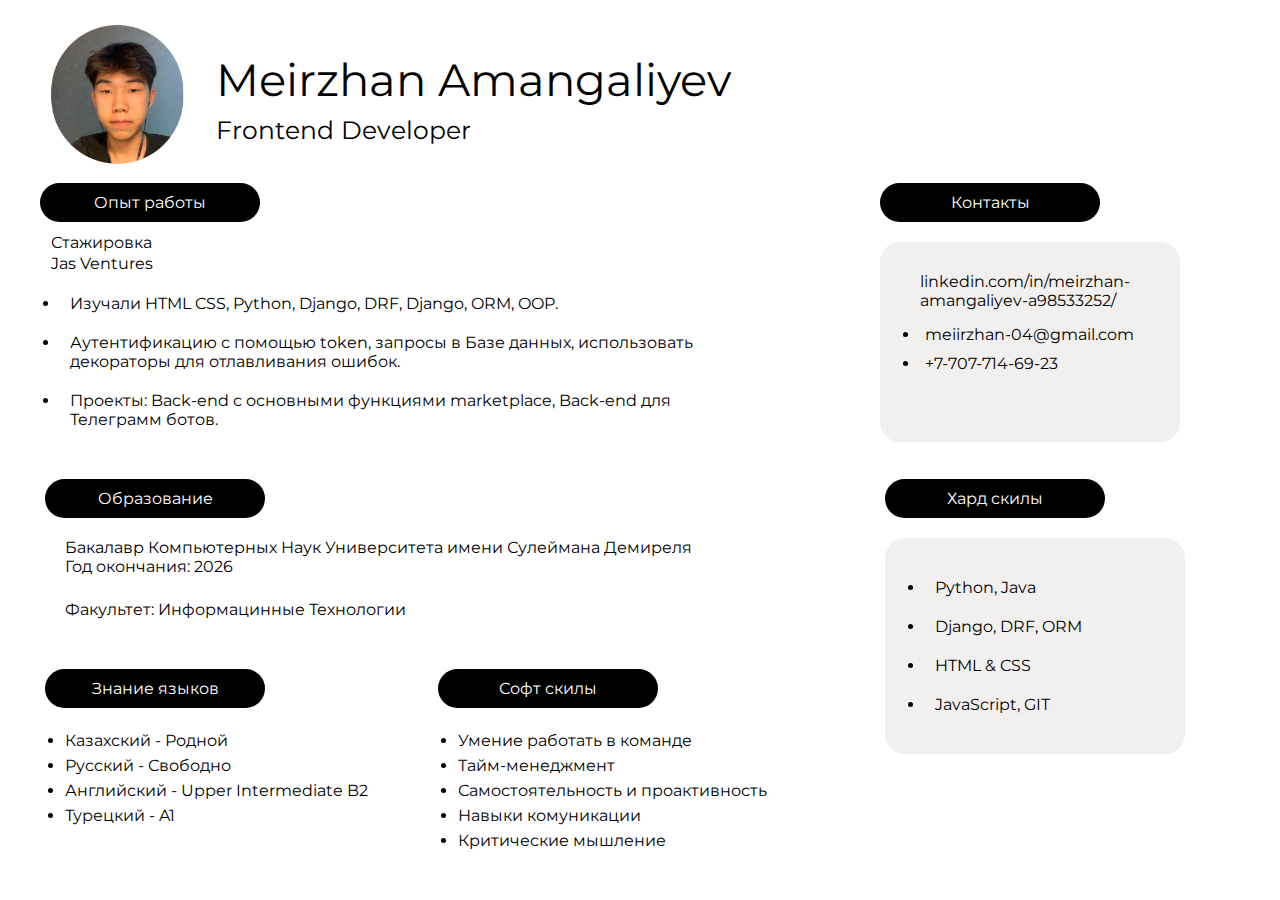
<file: index.html>
<!DOCTYPE html>
<html lang="en">
  <head>
    <meta charset="UTF-8" />
    <meta http-equiv="X-UA-Compatible" content="IE=edge" />
    <meta name="viewport" content="width=device-width, initial-scale=1.0" />
    <title>Document</title>
    <link rel="stylesheet" href="./styles.css" />
  </head>
  <body>
    <header>
      <div class="header-container">
        <img src="./Снимок экрана 2023-10-09 в 21.19.39.png" alt="img" />
        <ul class="about-container">
          <li><a href="#" class="name">Meirzhan Amangaliyev</a></li>
          <li><a href="#" class="professtion">Frontend Developer</a></li>
        </ul>
      </div>
    </header>
    <main>
      <div class="main">
        <div class="menu1">
          <div class="exp">
            <button class="experience but">Опыт работы</button>
            <div class="work-exp el">
              <p>Стажировка</p>
              <p>Jas Ventures</p>
              <ul class="list el">
                <li>
                  Изучали HTML CSS, Python, Django, DRF, Django, ORM, OOP.
                </li>
                <li>
                  Аутентификацию с помощью token, запросы в Базе данных,
                  использовать декораторы для отлавливания ошибок.
                </li>
                <li>
                  Проекты: Back-end с основными функциями marketplace, Back-end
                  для Телеграмм ботов.
                </li>
              </ul>
            </div>
          </div>
        </div>
        <div class="menu2">
          <div class="contact">
            <button class="contacts but">Контакты</button>
            <div class="contact-text">
              <ul>
                <li class="linkedin">
                  <a href="#"
                    >linkedin.com/in/meirzhan-amangaliyev-a98533252/</a
                  >
                </li>
                <li class="url">
                  <a href="#">meiirzhan-04@gmail.com</a>
                </li>
                <li class="url">
                  <a href="#">+7-707-714-69-23</a>
                </li>
              </ul>
            </div>
          </div>
        </div>
      </div>
    </main>
    <main class="main2">
      <div class="education-box">
        <div class="education-menu">
          <button class="education but">Образование</button>
          <div class="education-text">
            <ul>
              <li>
                <a href="#"
                  >Бакалавр Компьютерных Наук Университета имени Сулеймана
                  Демиреля
                </a>
              </li>
              <li>
                <a href="#">Год окончания: 2026</a>
              </li>
              <li class="faculty">
                <a href="#">Факультет: Информацинные Технологии</a>
              </li>
            </ul>
          </div>
        </div>
      </div>
      <div class="skills">
        <button class="hardskill but">Хард скилы</button>
        <div class="hardskill-box">
          <ul>
            <li>
              <a href="#">Python, Java</a>
            </li>
            <li>
              <a href="#">Django, DRF, ORM</a>
            </li>
            <li>
              <a href="#">HTML & CSS</a>
            </li>
            <li>
              <a href="#">JavaScript, GIT</a>
            </li>
          </ul>
        </div>
      </div>
    </main>
    <main class="main3">
      <div class="footer-menu">
        <div class="footer-box">
          <button class="lang but">Знание языков</button>
          <div class="foooter-text">
            <ul>
              <li>
                <a href="#">Казахский - Родной</a>
              </li>
              <li>
                <a href="#">Русский - Свободно</a>
              </li>
              <li>
                <a href="#">Английский - Upper Intermediate B2</a>
              </li>
              <li>
                <a href="#">Турецкий - A1</a>
              </li>
            </ul>
          </div>
        </div>
        <div class="softskills">
          <button class="softskills but">Софт скилы</button>
          <div class="softskills-box">
            <ul>
              <li>
                <a href="#">Умение работать в команде</a>
              </li>
              <li>
                <a href="#">Тайм-менеджмент</a>
              </li>
              <li>
                <a href="#">Самостоятельность и проактивность</a>
              </li>
              <li>
                <a href="#">Навыки комуникации</a>
              </li>
              <li>
                <a href="#">Критические мышление</a>
              </li>
            </ul>
          </div>
        </div>
      </div>
    </main>
  </body>
</html>
</file>
<file: styles.css>
@import url("https://fonts.googleapis.com/css2?family=Montserrat:wght@600&display=swap");

* {
  margin: 0;
  padding: 0;
  box-sizing: border-box;
  font-family: "Montserrat", sans-serif;
}

body {
  display: flex;
  flex-direction: column;
}

.main {
  display: flex;
  flex-direction: row;
  /* border: 1px solid #000; */
  width: 100%;
}

.header-container {
  /* border: 1px solid black; */
  display: flex;
  flex-direction: row;
  padding: 18px 0 0 30px;
}

.header-container img {
  height: 150px;
  margin-right: 15px;
}

.about-container {
  margin: 30px 0 0 0;
}

.about-container li {
  padding: 4px 0;
  list-style: none;
}

.about-container a {
  text-decoration: none;
  color: black;
}

.about-container .name {
  font-size: 45px;
}

.about-container .professtion {
  font-size: 25px;
}

main {
  display: flex;
  flex-direction: row;
}

.menu1 {
  /* border: 1px solid black; */
  display: flex;
  flex-direction: column;
  width: 800px;
  padding: 15px 40px;
}

.but {
  padding: 10px;
  width: 220px;
  border: none;
  background-color: #000;
  color: #fff;
  font-size: 1em;
  border-radius: 20px;
}

.menu1 p {
  padding: 1px;
}

.menu1 .el {
  padding: 10px 10px;
}

.menu1 li {
  padding: 10px;
}

.menu2 {
  display: flex;
  flex-direction: column;
}

.menu2 .contact {
  padding: 15px 80px;
}

.menu2 button {
  margin-bottom: 20px;
}

.menu2 .contact-text {
  padding: 30px 40px;
  border-radius: 20px;
  height: 200px;
  background-color: rgb(242, 239, 239);
  width: 300px;
  overflow: hidden;
}

.contact-text a {
  color: #000;
  width: 100%;
  text-decoration: none;
}

.contact-text .linkedin {
  list-style: none;
  margin-bottom: 10px;
}

.contact-text .url {
  position: relative;
  padding: 5px;
}

.main2 {
  /* border: 1px solid black; */
  padding: 5px 45px;
}

.education-menu ul {
  padding: 20px;
  list-style: none;
}

.education-menu .faculty {
  margin-top: 24px;
  width: 800px;
}

.education-menu a {
  color: #000;
  text-decoration: none;
}

.hardskill-box {
  padding: 30px 40px;
  border-radius: 20px;
  background-color: rgb(242, 239, 239);
  width: 300px;
}

.hardskill-box li {
  padding: 10px;
}

.hardskill-box a {
  text-decoration: none;
  color: #000;
}

.hardskill {
  margin-bottom: 20px;
}

.main3 {
  position: relative;
  top: -90px;
  padding: 0 45px;
  width: 800px;
}

.footer-menu {
  display: flex;
  position: absolute;
}

.footer-box {
  padding-right: 50px;
}

.footer-menu ul {
  /* list-style: none; */
  padding: 20px;
}

.footer-menu li {
  padding: 3px 0;
}

.footer-menu a {
  text-decoration: none;
  color: black;
}
</file>
<file: landing/styles.css>
@import url("https://fonts.googleapis.com/css2?family=Montserrat:wght@600&display=swap");

* {
  margin: 0;
  padding: 0;
  box-sizing: border-box;
  font-family: "Montserrat", sans-serif;
}

body {
  display: flex;
  flex-direction: column;
}

.main {
  display: flex;
  flex-direction: row;
  /* border: 1px solid #000; */
  width: 100%;
}

.header-container {
  /* border: 1px solid black; */
  display: flex;
  flex-direction: row;
  padding: 18px 0 0 30px;
}

.header-container img {
  height: 150px;
  margin-right: 15px;
}

.about-container {
  margin: 30px 0 0 0;
}

.about-container li {
  padding: 4px 0;
  list-style: none;
}

.about-container a {
  text-decoration: none;
  color: black;
}

.about-container .name {
  font-size: 45px;
}

.about-container .professtion {
  font-size: 25px;
}

main {
  display: flex;
  flex-direction: row;
}

.menu1 {
  /* border: 1px solid black; */
  display: flex;
  flex-direction: column;
  width: 800px;
  padding: 15px 40px;
}

.but {
  padding: 10px;
  width: 220px;
  border: none;
  background-color: #000;
  color: #fff;
  font-size: 1em;
  border-radius: 20px;
}

.menu1 p {
  padding: 1px;
}

.menu1 .el {
  padding: 10px 10px;
}

.menu1 li {
  padding: 10px;
}

.menu2 {
  display: flex;
  flex-direction: column;
}

.menu2 .contact {
  padding: 15px 80px;
}

.menu2 button {
  margin-bottom: 20px;
}

.menu2 .contact-text {
  padding: 30px 40px;
  border-radius: 20px;
  height: 200px;
  background-color: rgb(242, 239, 239);
  width: 300px;
  overflow: hidden;
}

.contact-text a {
  color: #000;
  width: 100%;
  text-decoration: none;
}

.contact-text .linkedin {
  list-style: none;
  margin-bottom: 10px;
}

.contact-text .url {
  position: relative;
  padding: 5px;
}

.main2 {
  /* border: 1px solid black; */
  padding: 5px 45px;
}

.education-menu ul {
  padding: 20px;
  list-style: none;
}

.education-menu .faculty {
  margin-top: 24px;
  width: 800px;
}

.education-menu a {
  color: #000;
  text-decoration: none;
}

.hardskill-box {
  padding: 30px 40px;
  border-radius: 20px;
  background-color: rgb(242, 239, 239);
  width: 300px;
}

.hardskill-box li {
  padding: 10px;
}

.hardskill-box a {
  text-decoration: none;
  color: #000;
}

.hardskill {
  margin-bottom: 20px;
}

.main3 {
  position: relative;
  top: -90px;
  padding: 0 45px;
  width: 800px;
}

.footer-menu {
  display: flex;
  position: absolute;
}

.footer-box {
  padding-right: 50px;
}

.footer-menu ul {
  /* list-style: none; */
  padding: 20px;
}

.footer-menu li {
  padding: 3px 0;
}

.footer-menu a {
  text-decoration: none;
  color: black;
}
</file>
